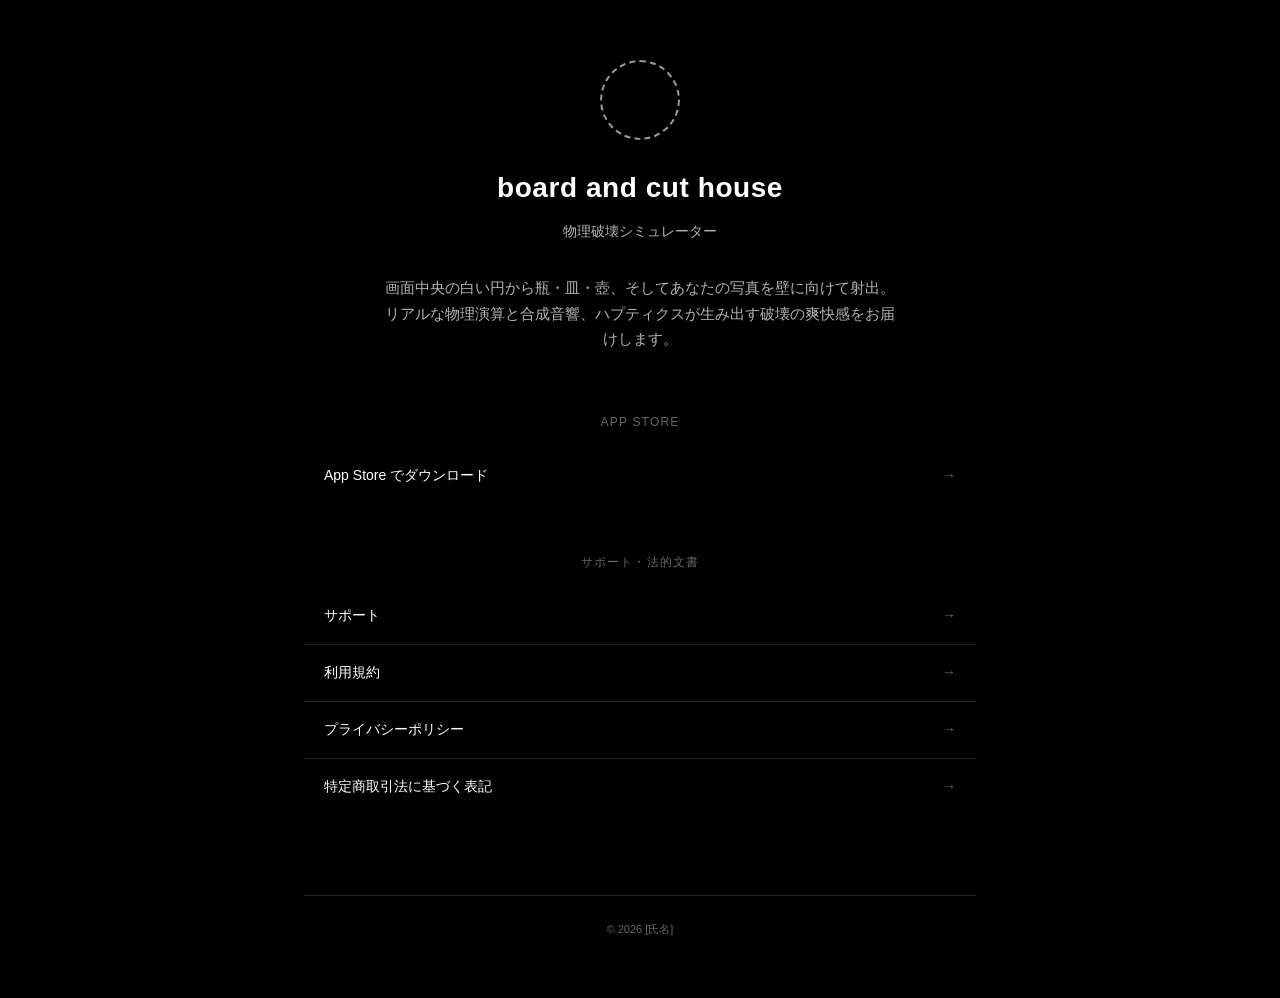
<file: index.html>
<!DOCTYPE html>
<html lang="ja">
<head>
<meta charset="UTF-8">
<meta name="viewport" content="width=device-width, initial-scale=1.0">
<title>board and cut house</title>
<style>
:root {
  color-scheme: dark;
  --bg: #000;
  --fg: #fff;
  --fg-dim: rgba(255, 255, 255, 0.7);
  --fg-faint: rgba(255, 255, 255, 0.4);
  --accent: rgba(255, 255, 255, 0.1);
  --border: rgba(255, 255, 255, 0.15);
}

* {
  box-sizing: border-box;
  margin: 0;
  padding: 0;
}

body {
  background: var(--bg);
  color: var(--fg);
  font-family: -apple-system, BlinkMacSystemFont, "Helvetica Neue", "Hiragino Sans", sans-serif;
  line-height: 1.7;
  -webkit-font-smoothing: antialiased;
}

.container {
  max-width: 720px;
  margin: 0 auto;
  padding: 60px 24px;
}

header {
  text-align: center;
  margin-bottom: 60px;
}

.logo {
  width: 80px;
  height: 80px;
  margin: 0 auto 24px;
  border: 2px dashed rgba(255, 255, 255, 0.6);
  border-radius: 50%;
  display: flex;
  align-items: center;
  justify-content: center;
}

h1 {
  font-size: 28px;
  font-weight: 700;
  margin-bottom: 8px;
  letter-spacing: 0.02em;
}

.tagline {
  font-size: 14px;
  color: var(--fg-dim);
  margin-bottom: 32px;
}

.description {
  font-size: 15px;
  color: var(--fg-dim);
  margin-bottom: 40px;
  max-width: 520px;
  margin-left: auto;
  margin-right: auto;
}

.section {
  margin-top: 48px;
}

.section-title {
  font-size: 12px;
  text-transform: uppercase;
  letter-spacing: 0.1em;
  color: var(--fg-faint);
  margin-bottom: 16px;
  text-align: center;
}

.links {
  display: flex;
  flex-direction: column;
  gap: 1px;
  background: var(--border);
  border-radius: 12px;
  overflow: hidden;
}

.link {
  display: block;
  padding: 16px 20px;
  background: var(--bg);
  color: var(--fg);
  text-decoration: none;
  font-size: 14px;
  transition: background 0.15s;
}

.link:hover {
  background: var(--accent);
}

.link-arrow {
  float: right;
  color: var(--fg-faint);
}

footer {
  margin-top: 80px;
  text-align: center;
  font-size: 11px;
  color: var(--fg-faint);
  padding-top: 24px;
  border-top: 1px solid var(--border);
}

@media (max-width: 480px) {
  .container {
    padding: 40px 20px;
  }
  h1 {
    font-size: 24px;
  }
}
</style>
</head>
<body>
<div class="container">
  <header>
    <div class="logo"></div>
    <h1>board and cut house</h1>
    <p class="tagline">物理破壊シミュレーター</p>
    <p class="description">
      画面中央の白い円から瓶・皿・壺、そしてあなたの写真を壁に向けて射出。リアルな物理演算と合成音響、ハプティクスが生み出す破壊の爽快感をお届けします。
    </p>
  </header>

  <div class="section">
    <p class="section-title">App Store</p>
    <div class="links">
      <a href="#" class="link">
        App Store でダウンロード
        <span class="link-arrow">→</span>
      </a>
    </div>
  </div>

  <div class="section">
    <p class="section-title">サポート・法的文書</p>
    <div class="links">
      <a href="support.html" class="link">
        サポート
        <span class="link-arrow">→</span>
      </a>
      <a href="terms.html" class="link">
        利用規約
        <span class="link-arrow">→</span>
      </a>
      <a href="privacy.html" class="link">
        プライバシーポリシー
        <span class="link-arrow">→</span>
      </a>
      <a href="commercial-law.html" class="link">
        特定商取引法に基づく表記
        <span class="link-arrow">→</span>
      </a>
    </div>
  </div>

  <footer>
    © 2026 [氏名]
  </footer>
</div>
</body>
</html>
</file>
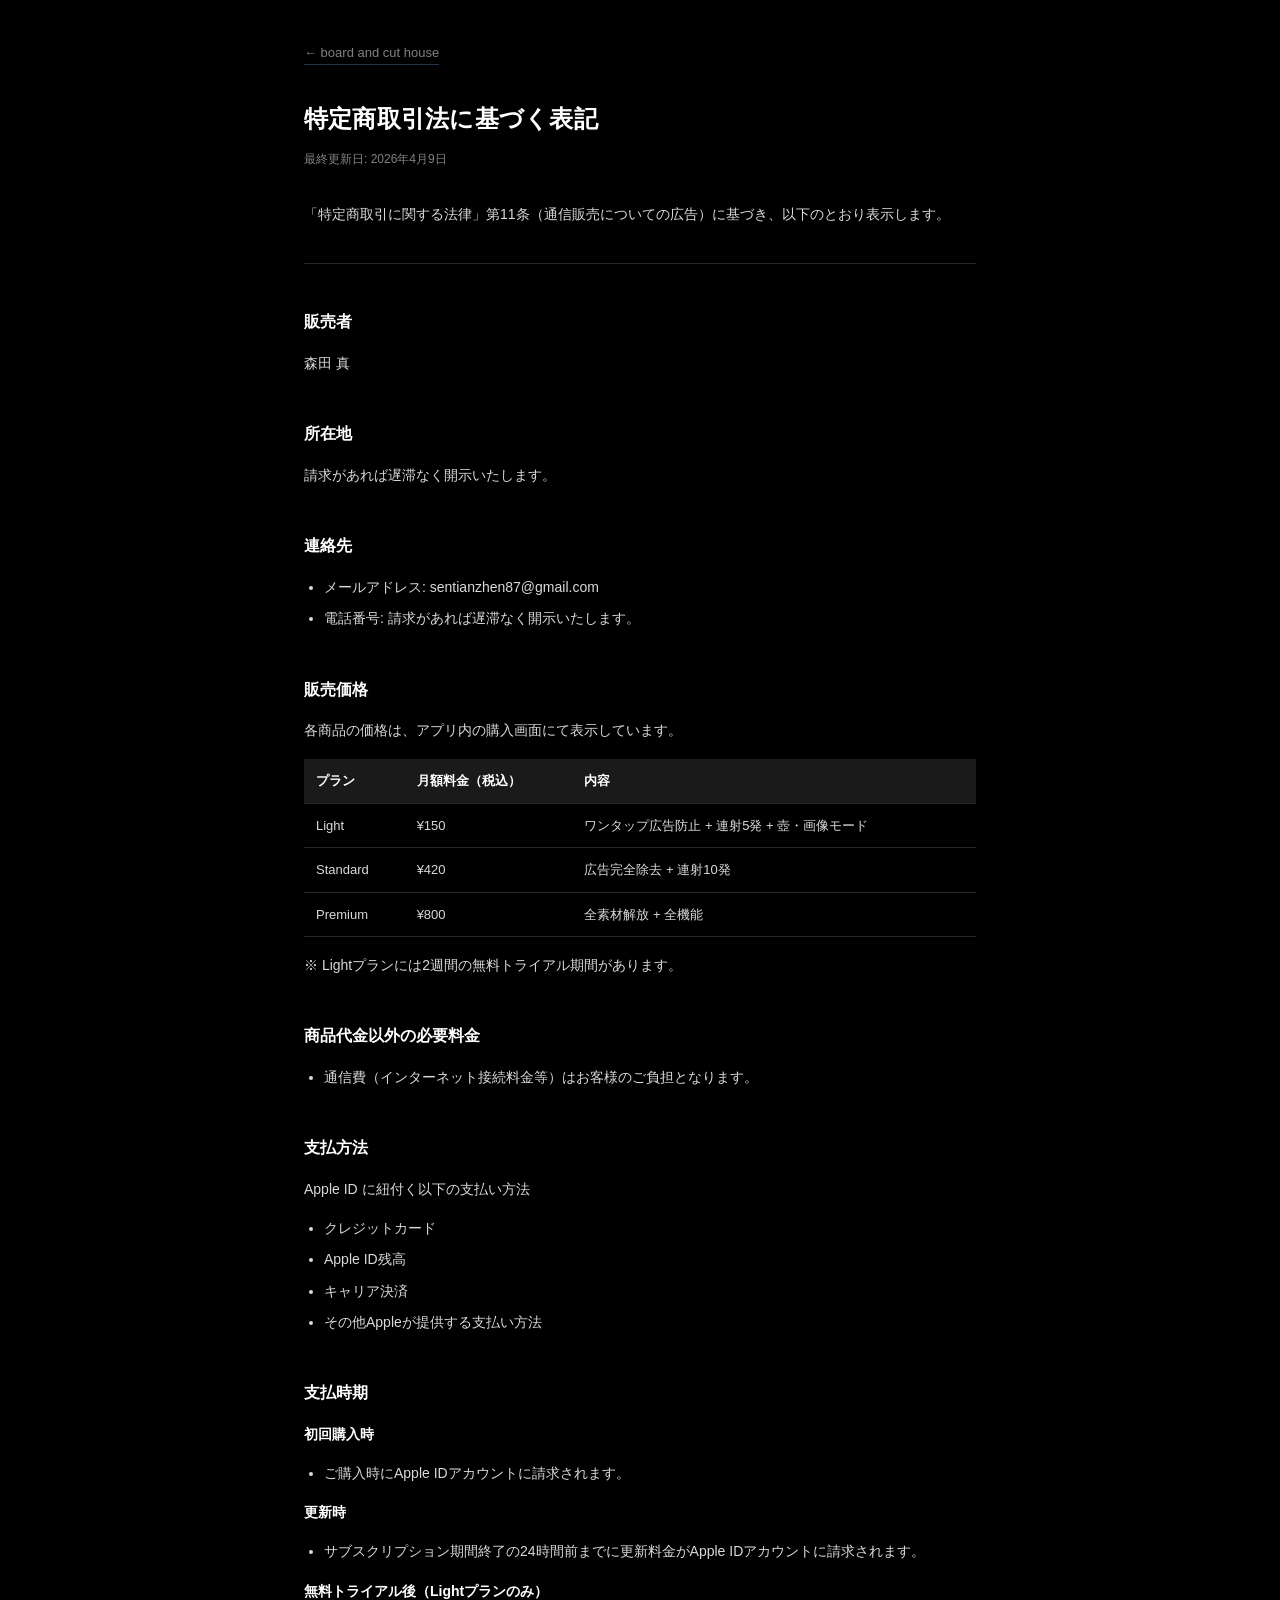
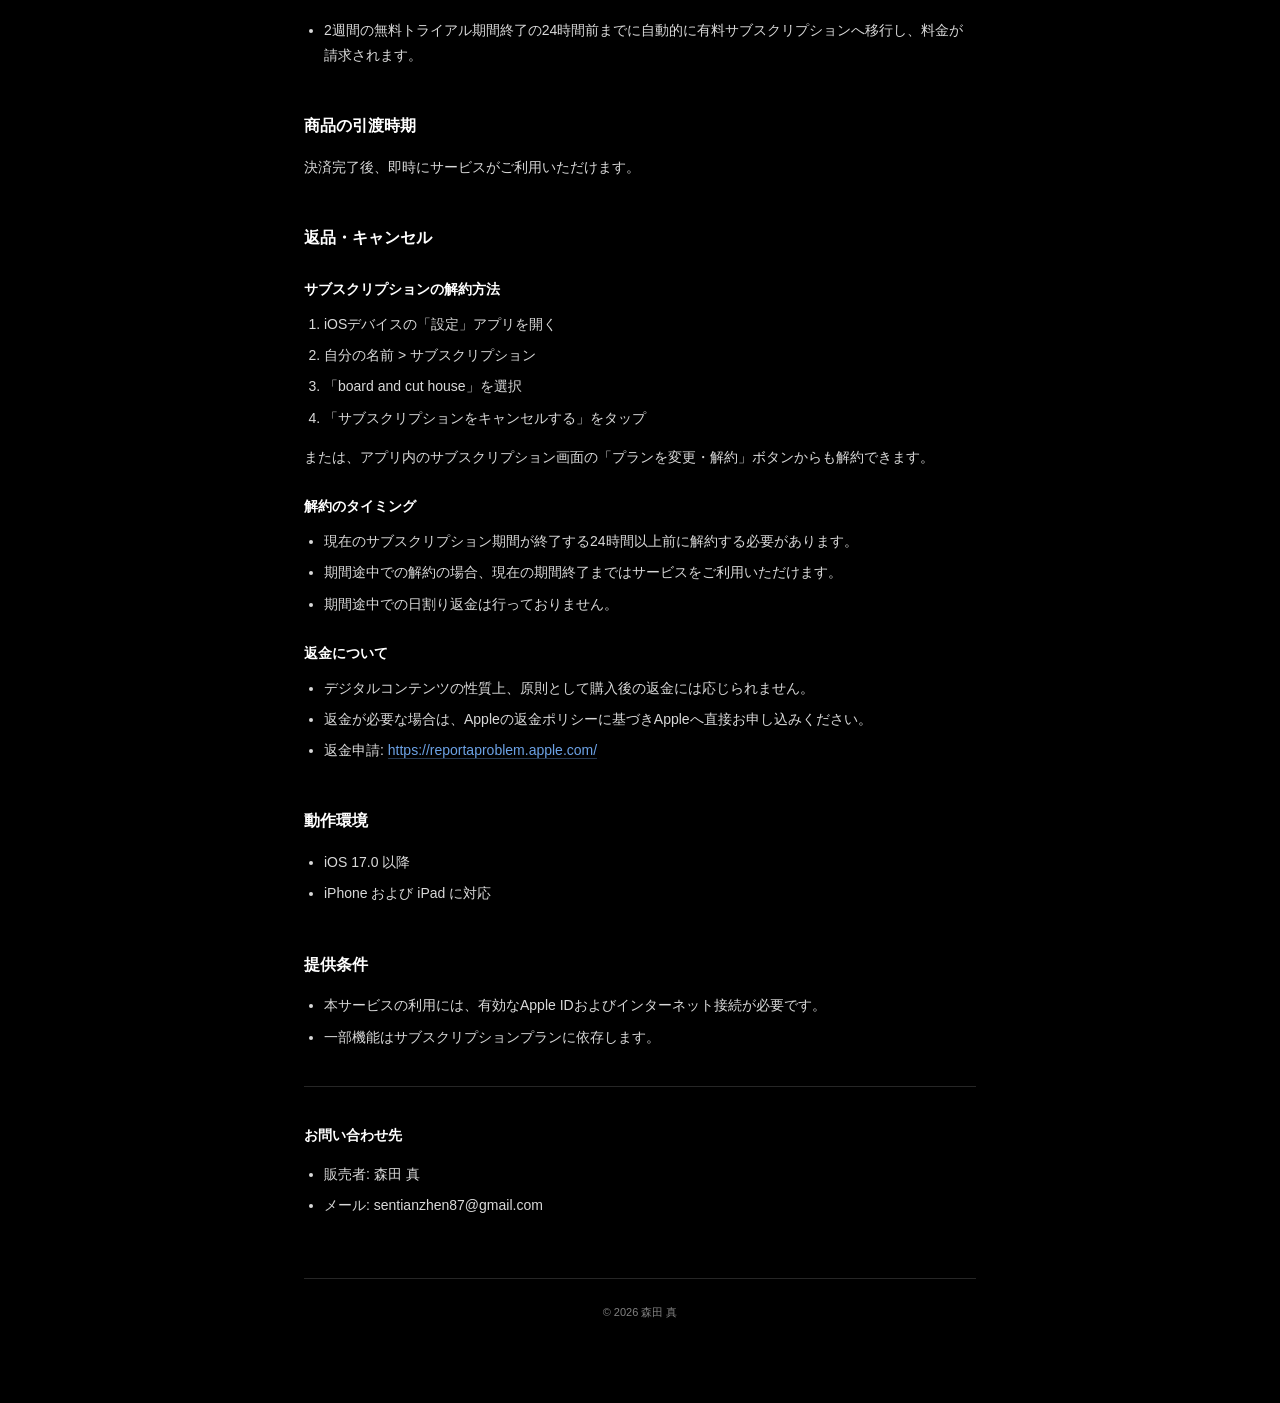
<file: commercial-law.html>
<!DOCTYPE html>
<html lang="ja">
<head>
<meta charset="UTF-8">
<meta name="viewport" content="width=device-width, initial-scale=1.0">
<title>特定商取引法に基づく表記 - board and cut house</title>
<link rel="stylesheet" href="style.css">
</head>
<body>
<div class="container">
  <a href="index.html" class="back-link">← board and cut house</a>

  <h1>特定商取引法に基づく表記</h1>
  <p class="last-updated">最終更新日: 2026年4月9日</p>

  <p>「特定商取引に関する法律」第11条（通信販売についての広告）に基づき、以下のとおり表示します。</p>

  <hr class="divider">

  <h2>販売者</h2>
  <p>森田 真</p>

  <h2>所在地</h2>
  <p>請求があれば遅滞なく開示いたします。</p>

  <h2>連絡先</h2>
  <ul>
    <li>メールアドレス: sentianzhen87@gmail.com</li>
    <li>電話番号: 請求があれば遅滞なく開示いたします。</li>
  </ul>

  <h2>販売価格</h2>
  <p>各商品の価格は、アプリ内の購入画面にて表示しています。</p>

  <table>
    <thead>
      <tr>
        <th>プラン</th>
        <th>月額料金（税込）</th>
        <th>内容</th>
      </tr>
    </thead>
    <tbody>
      <tr>
        <td>Light</td>
        <td>¥150</td>
        <td>ワンタップ広告防止 + 連射5発 + 壺・画像モード</td>
      </tr>
      <tr>
        <td>Standard</td>
        <td>¥420</td>
        <td>広告完全除去 + 連射10発</td>
      </tr>
      <tr>
        <td>Premium</td>
        <td>¥800</td>
        <td>全素材解放 + 全機能</td>
      </tr>
    </tbody>
  </table>

  <p>※ Lightプランには2週間の無料トライアル期間があります。</p>

  <h2>商品代金以外の必要料金</h2>
  <ul>
    <li>通信費（インターネット接続料金等）はお客様のご負担となります。</li>
  </ul>

  <h2>支払方法</h2>
  <p>Apple ID に紐付く以下の支払い方法</p>
  <ul>
    <li>クレジットカード</li>
    <li>Apple ID残高</li>
    <li>キャリア決済</li>
    <li>その他Appleが提供する支払い方法</li>
  </ul>

  <h2>支払時期</h2>
  <p><strong>初回購入時</strong></p>
  <ul>
    <li>ご購入時にApple IDアカウントに請求されます。</li>
  </ul>

  <p><strong>更新時</strong></p>
  <ul>
    <li>サブスクリプション期間終了の24時間前までに更新料金がApple IDアカウントに請求されます。</li>
  </ul>

  <p><strong>無料トライアル後（Lightプランのみ）</strong></p>
  <ul>
    <li>2週間の無料トライアル期間終了の24時間前までに自動的に有料サブスクリプションへ移行し、料金が請求されます。</li>
  </ul>

  <h2>商品の引渡時期</h2>
  <p>決済完了後、即時にサービスがご利用いただけます。</p>

  <h2>返品・キャンセル</h2>

  <h3>サブスクリプションの解約方法</h3>
  <ol>
    <li>iOSデバイスの「設定」アプリを開く</li>
    <li>自分の名前 > サブスクリプション</li>
    <li>「board and cut house」を選択</li>
    <li>「サブスクリプションをキャンセルする」をタップ</li>
  </ol>
  <p>または、アプリ内のサブスクリプション画面の「プランを変更・解約」ボタンからも解約できます。</p>

  <h3>解約のタイミング</h3>
  <ul>
    <li>現在のサブスクリプション期間が終了する24時間以上前に解約する必要があります。</li>
    <li>期間途中での解約の場合、現在の期間終了まではサービスをご利用いただけます。</li>
    <li>期間途中での日割り返金は行っておりません。</li>
  </ul>

  <h3>返金について</h3>
  <ul>
    <li>デジタルコンテンツの性質上、原則として購入後の返金には応じられません。</li>
    <li>返金が必要な場合は、Appleの返金ポリシーに基づきAppleへ直接お申し込みください。</li>
    <li>返金申請: <a href="https://reportaproblem.apple.com/" target="_blank">https://reportaproblem.apple.com/</a></li>
  </ul>

  <h2>動作環境</h2>
  <ul>
    <li>iOS 17.0 以降</li>
    <li>iPhone および iPad に対応</li>
  </ul>

  <h2>提供条件</h2>
  <ul>
    <li>本サービスの利用には、有効なApple IDおよびインターネット接続が必要です。</li>
    <li>一部機能はサブスクリプションプランに依存します。</li>
  </ul>

  <hr class="divider">

  <p><strong>お問い合わせ先</strong></p>
  <ul>
    <li>販売者: 森田 真</li>
    <li>メール: sentianzhen87@gmail.com</li>
  </ul>

  <footer>
    © 2026 森田 真
  </footer>
</div>
</body>
</html>
</file>
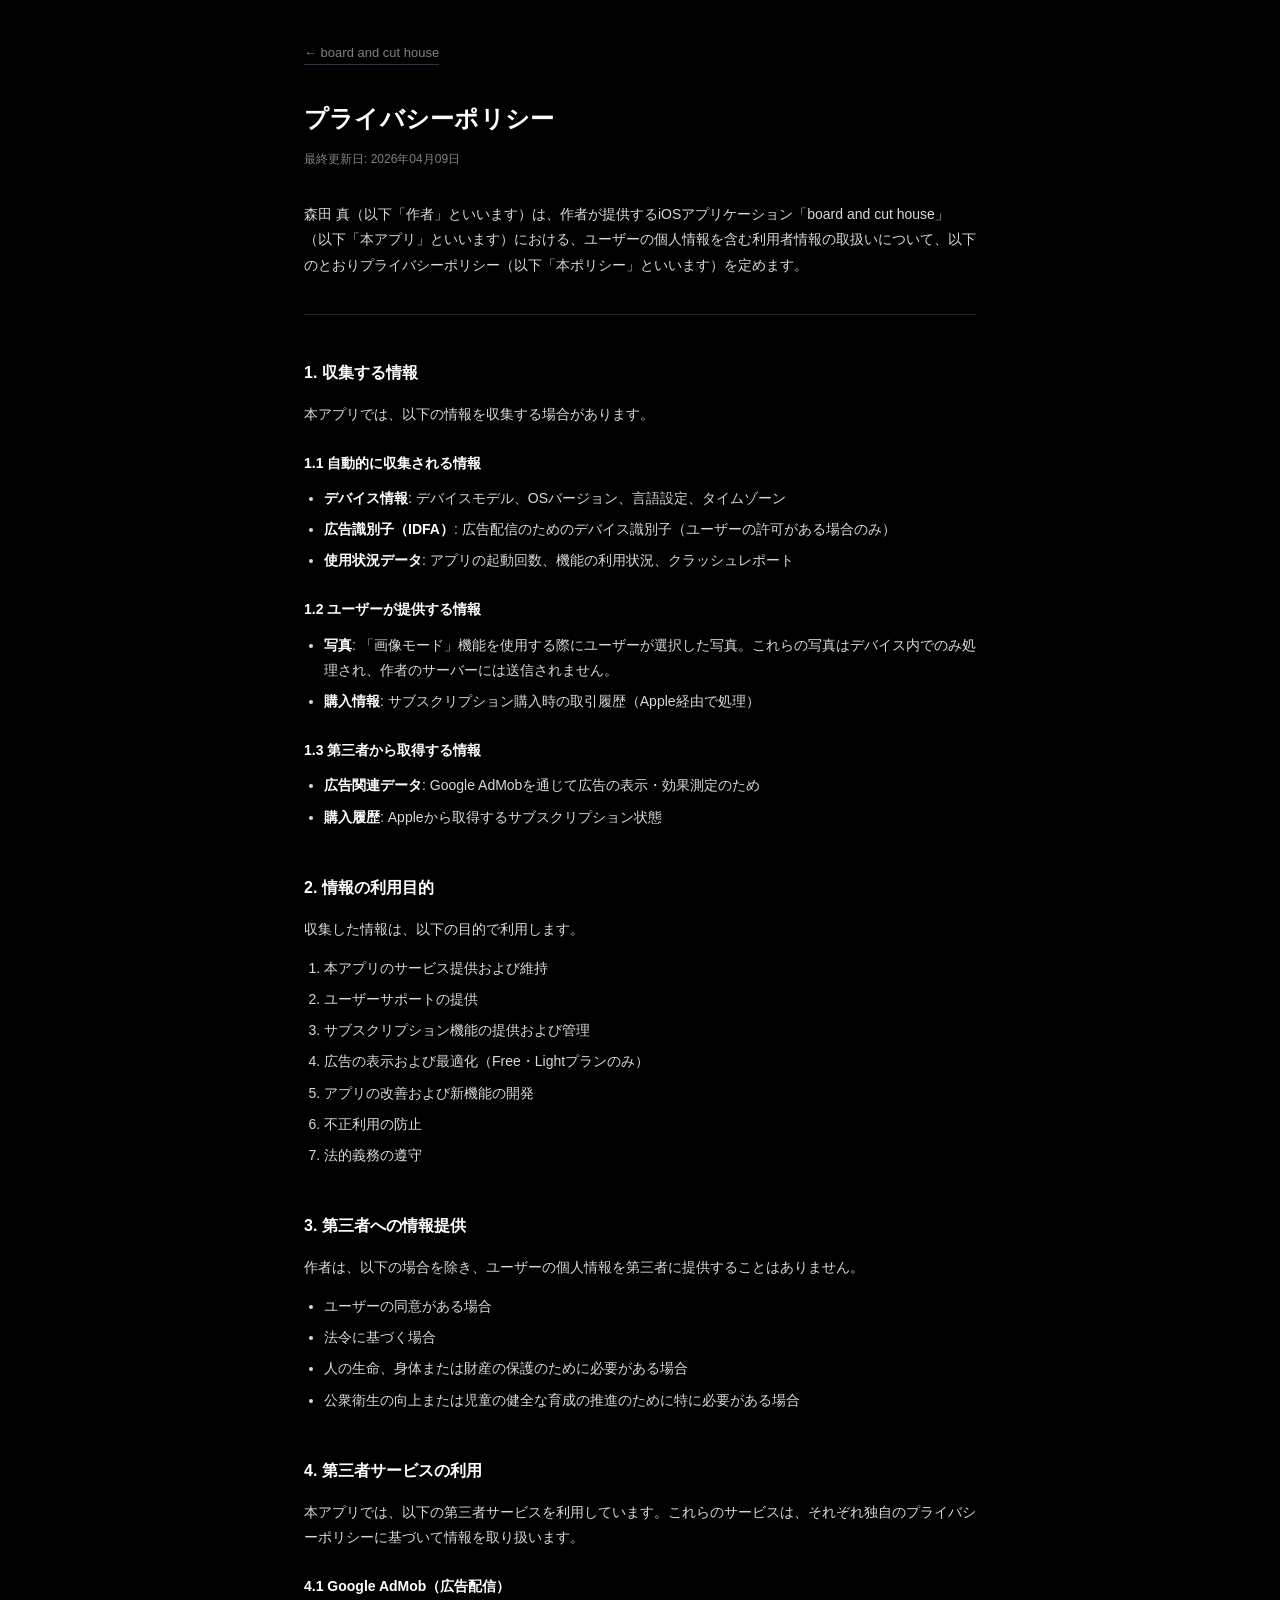
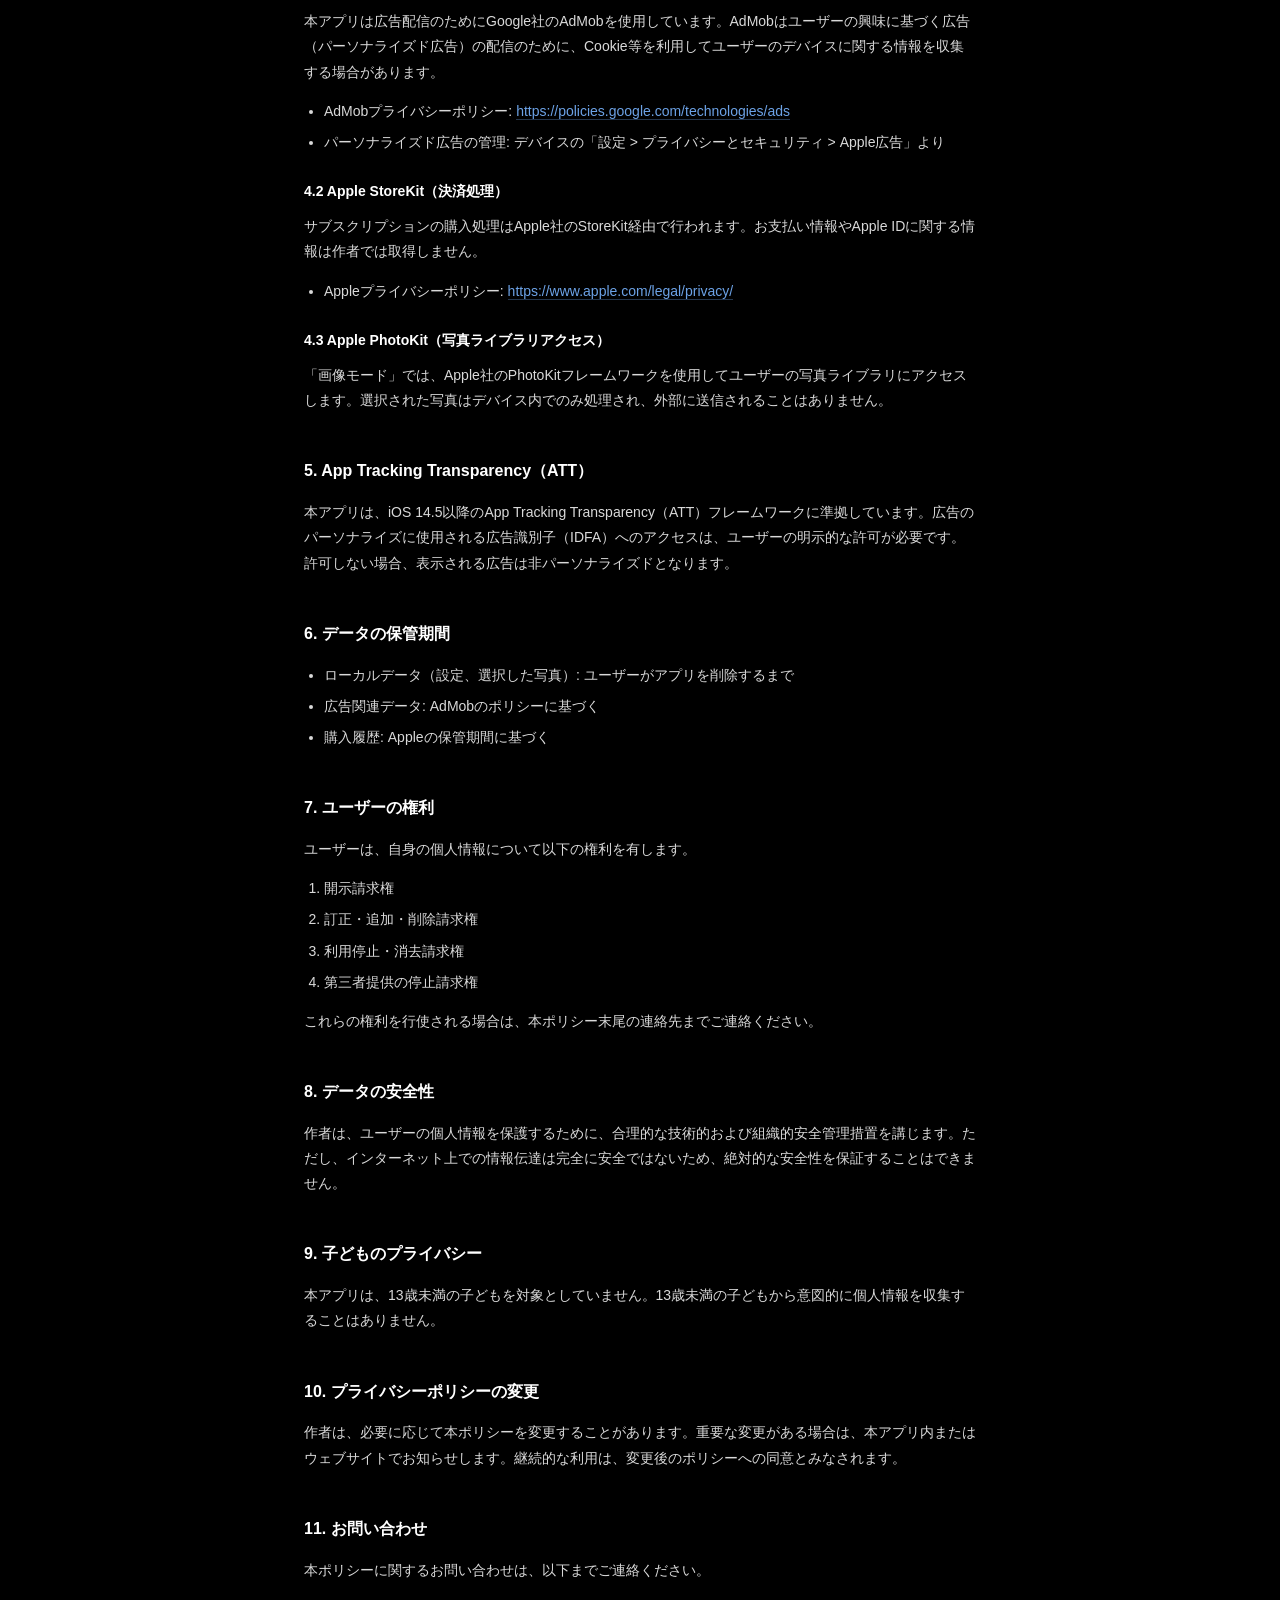
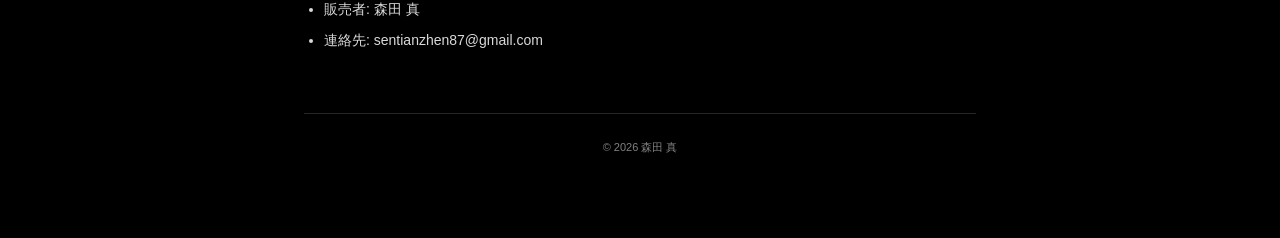
<file: privacy.html>
<!DOCTYPE html>
<html lang="ja">
<head>
<meta charset="UTF-8">
<meta name="viewport" content="width=device-width, initial-scale=1.0">
<title>プライバシーポリシー - board and cut house</title>
<link rel="stylesheet" href="style.css">
</head>
<body>
<div class="container">
  <a href="index.html" class="back-link">← board and cut house</a>

  <h1>プライバシーポリシー</h1>
  <p class="last-updated">最終更新日: 2026年04月09日</p>

  <p>森田 真（以下「作者」といいます）は、作者が提供するiOSアプリケーション「board and cut house」（以下「本アプリ」といいます）における、ユーザーの個人情報を含む利用者情報の取扱いについて、以下のとおりプライバシーポリシー（以下「本ポリシー」といいます）を定めます。</p>

  <hr class="divider">

  <h2>1. 収集する情報</h2>
  <p>本アプリでは、以下の情報を収集する場合があります。</p>

  <h3>1.1 自動的に収集される情報</h3>
  <ul>
    <li><strong>デバイス情報</strong>: デバイスモデル、OSバージョン、言語設定、タイムゾーン</li>
    <li><strong>広告識別子（IDFA）</strong>: 広告配信のためのデバイス識別子（ユーザーの許可がある場合のみ）</li>
    <li><strong>使用状況データ</strong>: アプリの起動回数、機能の利用状況、クラッシュレポート</li>
  </ul>

  <h3>1.2 ユーザーが提供する情報</h3>
  <ul>
    <li><strong>写真</strong>: 「画像モード」機能を使用する際にユーザーが選択した写真。これらの写真はデバイス内でのみ処理され、作者のサーバーには送信されません。</li>
    <li><strong>購入情報</strong>: サブスクリプション購入時の取引履歴（Apple経由で処理）</li>
  </ul>

  <h3>1.3 第三者から取得する情報</h3>
  <ul>
    <li><strong>広告関連データ</strong>: Google AdMobを通じて広告の表示・効果測定のため</li>
    <li><strong>購入履歴</strong>: Appleから取得するサブスクリプション状態</li>
  </ul>

  <h2>2. 情報の利用目的</h2>
  <p>収集した情報は、以下の目的で利用します。</p>
  <ol>
    <li>本アプリのサービス提供および維持</li>
    <li>ユーザーサポートの提供</li>
    <li>サブスクリプション機能の提供および管理</li>
    <li>広告の表示および最適化（Free・Lightプランのみ）</li>
    <li>アプリの改善および新機能の開発</li>
    <li>不正利用の防止</li>
    <li>法的義務の遵守</li>
  </ol>

  <h2>3. 第三者への情報提供</h2>
  <p>作者は、以下の場合を除き、ユーザーの個人情報を第三者に提供することはありません。</p>
  <ul>
    <li>ユーザーの同意がある場合</li>
    <li>法令に基づく場合</li>
    <li>人の生命、身体または財産の保護のために必要がある場合</li>
    <li>公衆衛生の向上または児童の健全な育成の推進のために特に必要がある場合</li>
  </ul>

  <h2>4. 第三者サービスの利用</h2>
  <p>本アプリでは、以下の第三者サービスを利用しています。これらのサービスは、それぞれ独自のプライバシーポリシーに基づいて情報を取り扱います。</p>

  <h3>4.1 Google AdMob（広告配信）</h3>
  <p>本アプリは広告配信のためにGoogle社のAdMobを使用しています。AdMobはユーザーの興味に基づく広告（パーソナライズド広告）の配信のために、Cookie等を利用してユーザーのデバイスに関する情報を収集する場合があります。</p>
  <ul>
    <li>AdMobプライバシーポリシー: <a href="https://policies.google.com/technologies/ads" target="_blank">https://policies.google.com/technologies/ads</a></li>
    <li>パーソナライズド広告の管理: デバイスの「設定 > プライバシーとセキュリティ > Apple広告」より</li>
  </ul>

  <h3>4.2 Apple StoreKit（決済処理）</h3>
  <p>サブスクリプションの購入処理はApple社のStoreKit経由で行われます。お支払い情報やApple IDに関する情報は作者では取得しません。</p>
  <ul>
    <li>Appleプライバシーポリシー: <a href="https://www.apple.com/legal/privacy/" target="_blank">https://www.apple.com/legal/privacy/</a></li>
  </ul>

  <h3>4.3 Apple PhotoKit（写真ライブラリアクセス）</h3>
  <p>「画像モード」では、Apple社のPhotoKitフレームワークを使用してユーザーの写真ライブラリにアクセスします。選択された写真はデバイス内でのみ処理され、外部に送信されることはありません。</p>

  <h2>5. App Tracking Transparency（ATT）</h2>
  <p>本アプリは、iOS 14.5以降のApp Tracking Transparency（ATT）フレームワークに準拠しています。広告のパーソナライズに使用される広告識別子（IDFA）へのアクセスは、ユーザーの明示的な許可が必要です。許可しない場合、表示される広告は非パーソナライズドとなります。</p>

  <h2>6. データの保管期間</h2>
  <ul>
    <li>ローカルデータ（設定、選択した写真）: ユーザーがアプリを削除するまで</li>
    <li>広告関連データ: AdMobのポリシーに基づく</li>
    <li>購入履歴: Appleの保管期間に基づく</li>
  </ul>

  <h2>7. ユーザーの権利</h2>
  <p>ユーザーは、自身の個人情報について以下の権利を有します。</p>
  <ol>
    <li>開示請求権</li>
    <li>訂正・追加・削除請求権</li>
    <li>利用停止・消去請求権</li>
    <li>第三者提供の停止請求権</li>
  </ol>
  <p>これらの権利を行使される場合は、本ポリシー末尾の連絡先までご連絡ください。</p>

  <h2>8. データの安全性</h2>
  <p>作者は、ユーザーの個人情報を保護するために、合理的な技術的および組織的安全管理措置を講じます。ただし、インターネット上での情報伝達は完全に安全ではないため、絶対的な安全性を保証することはできません。</p>

  <h2>9. 子どものプライバシー</h2>
  <p>本アプリは、13歳未満の子どもを対象としていません。13歳未満の子どもから意図的に個人情報を収集することはありません。</p>

  <h2>10. プライバシーポリシーの変更</h2>
  <p>作者は、必要に応じて本ポリシーを変更することがあります。重要な変更がある場合は、本アプリ内またはウェブサイトでお知らせします。継続的な利用は、変更後のポリシーへの同意とみなされます。</p>

  <h2>11. お問い合わせ</h2>
  <p>本ポリシーに関するお問い合わせは、以下までご連絡ください。</p>
  <ul>
    <li>販売者: 森田 真</li>
    <li>連絡先: sentianzhen87@gmail.com</li>
  </ul>

  <footer>
    © 2026 森田 真
  </footer>
</div>
</body>
</html>
</file>
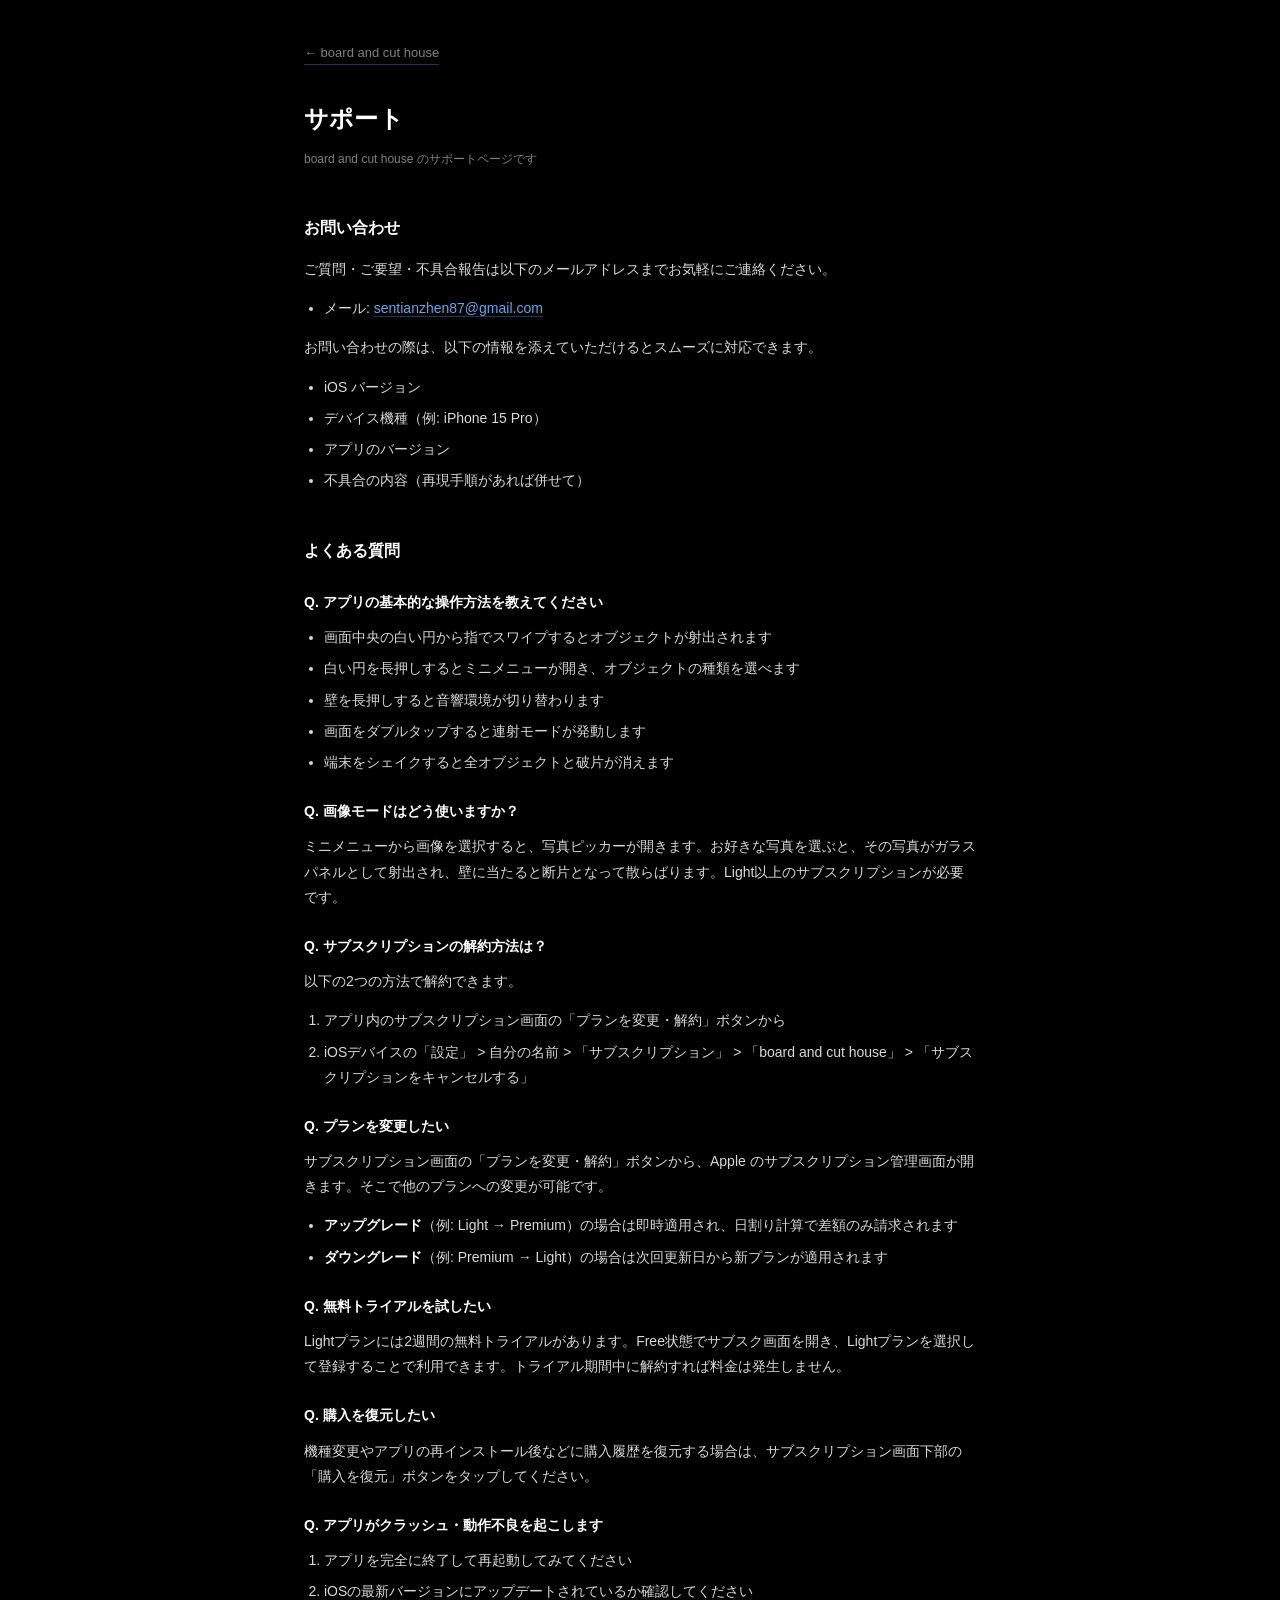
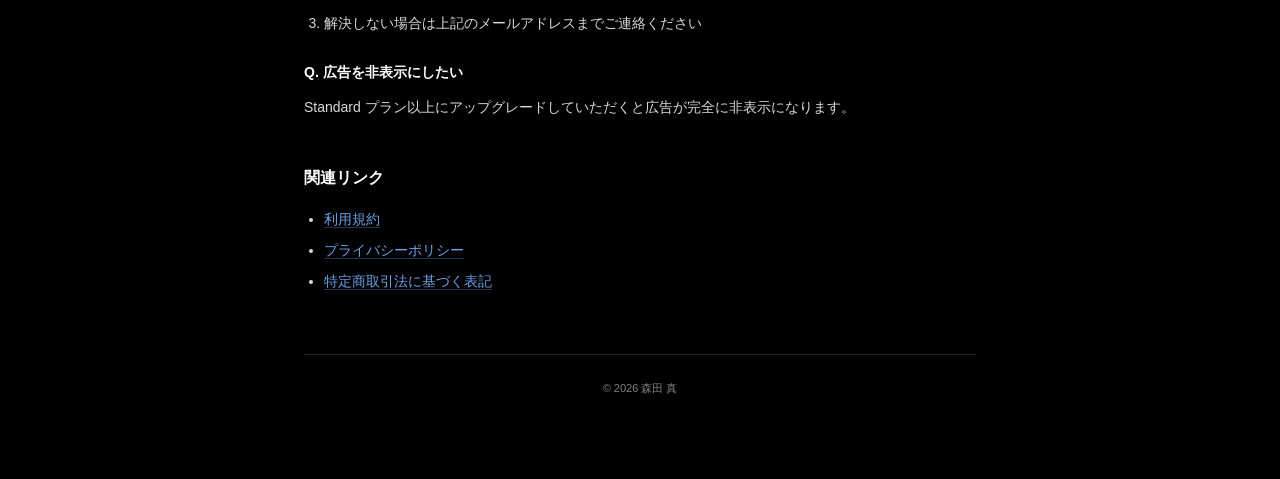
<file: support.html>
<!DOCTYPE html>
<html lang="ja">
<head>
<meta charset="UTF-8">
<meta name="viewport" content="width=device-width, initial-scale=1.0">
<title>サポート - board and cut house</title>
<link rel="stylesheet" href="style.css">
</head>
<body>
<div class="container">
  <a href="index.html" class="back-link">← board and cut house</a>

  <h1>サポート</h1>
  <p class="last-updated">board and cut house のサポートページです</p>

  <h2>お問い合わせ</h2>
  <p>ご質問・ご要望・不具合報告は以下のメールアドレスまでお気軽にご連絡ください。</p>
  <ul>
    <li>メール: <a href="mailto:[メールアドレス]">sentianzhen87@gmail.com</a></li>
  </ul>
  <p>お問い合わせの際は、以下の情報を添えていただけるとスムーズに対応できます。</p>
  <ul>
    <li>iOS バージョン</li>
    <li>デバイス機種（例: iPhone 15 Pro）</li>
    <li>アプリのバージョン</li>
    <li>不具合の内容（再現手順があれば併せて）</li>
  </ul>

  <h2>よくある質問</h2>

  <h3>Q. アプリの基本的な操作方法を教えてください</h3>
  <ul>
    <li>画面中央の白い円から指でスワイプするとオブジェクトが射出されます</li>
    <li>白い円を長押しするとミニメニューが開き、オブジェクトの種類を選べます</li>
    <li>壁を長押しすると音響環境が切り替わります</li>
    <li>画面をダブルタップすると連射モードが発動します</li>
    <li>端末をシェイクすると全オブジェクトと破片が消えます</li>
  </ul>

  <h3>Q. 画像モードはどう使いますか？</h3>
  <p>ミニメニューから画像を選択すると、写真ピッカーが開きます。お好きな写真を選ぶと、その写真がガラスパネルとして射出され、壁に当たると断片となって散らばります。Light以上のサブスクリプションが必要です。</p>

  <h3>Q. サブスクリプションの解約方法は？</h3>
  <p>以下の2つの方法で解約できます。</p>
  <ol>
    <li>アプリ内のサブスクリプション画面の「プランを変更・解約」ボタンから</li>
    <li>iOSデバイスの「設定」 > 自分の名前 > 「サブスクリプション」 > 「board and cut house」 > 「サブスクリプションをキャンセルする」</li>
  </ol>

  <h3>Q. プランを変更したい</h3>
  <p>サブスクリプション画面の「プランを変更・解約」ボタンから、Apple のサブスクリプション管理画面が開きます。そこで他のプランへの変更が可能です。</p>
  <ul>
    <li><strong>アップグレード</strong>（例: Light → Premium）の場合は即時適用され、日割り計算で差額のみ請求されます</li>
    <li><strong>ダウングレード</strong>（例: Premium → Light）の場合は次回更新日から新プランが適用されます</li>
  </ul>

  <h3>Q. 無料トライアルを試したい</h3>
  <p>Lightプランには2週間の無料トライアルがあります。Free状態でサブスク画面を開き、Lightプランを選択して登録することで利用できます。トライアル期間中に解約すれば料金は発生しません。</p>

  <h3>Q. 購入を復元したい</h3>
  <p>機種変更やアプリの再インストール後などに購入履歴を復元する場合は、サブスクリプション画面下部の「購入を復元」ボタンをタップしてください。</p>

  <h3>Q. アプリがクラッシュ・動作不良を起こします</h3>
  <ol>
    <li>アプリを完全に終了して再起動してみてください</li>
    <li>iOSの最新バージョンにアップデートされているか確認してください</li>
    <li>解決しない場合は上記のメールアドレスまでご連絡ください</li>
  </ol>

  <h3>Q. 広告を非表示にしたい</h3>
  <p>Standard プラン以上にアップグレードしていただくと広告が完全に非表示になります。</p>

  <h2>関連リンク</h2>
  <ul>
    <li><a href="terms.html">利用規約</a></li>
    <li><a href="privacy.html">プライバシーポリシー</a></li>
    <li><a href="commercial-law.html">特定商取引法に基づく表記</a></li>
  </ul>

  <footer>
    © 2026 森田 真
  </footer>
</div>
</body>
</html>
</file>
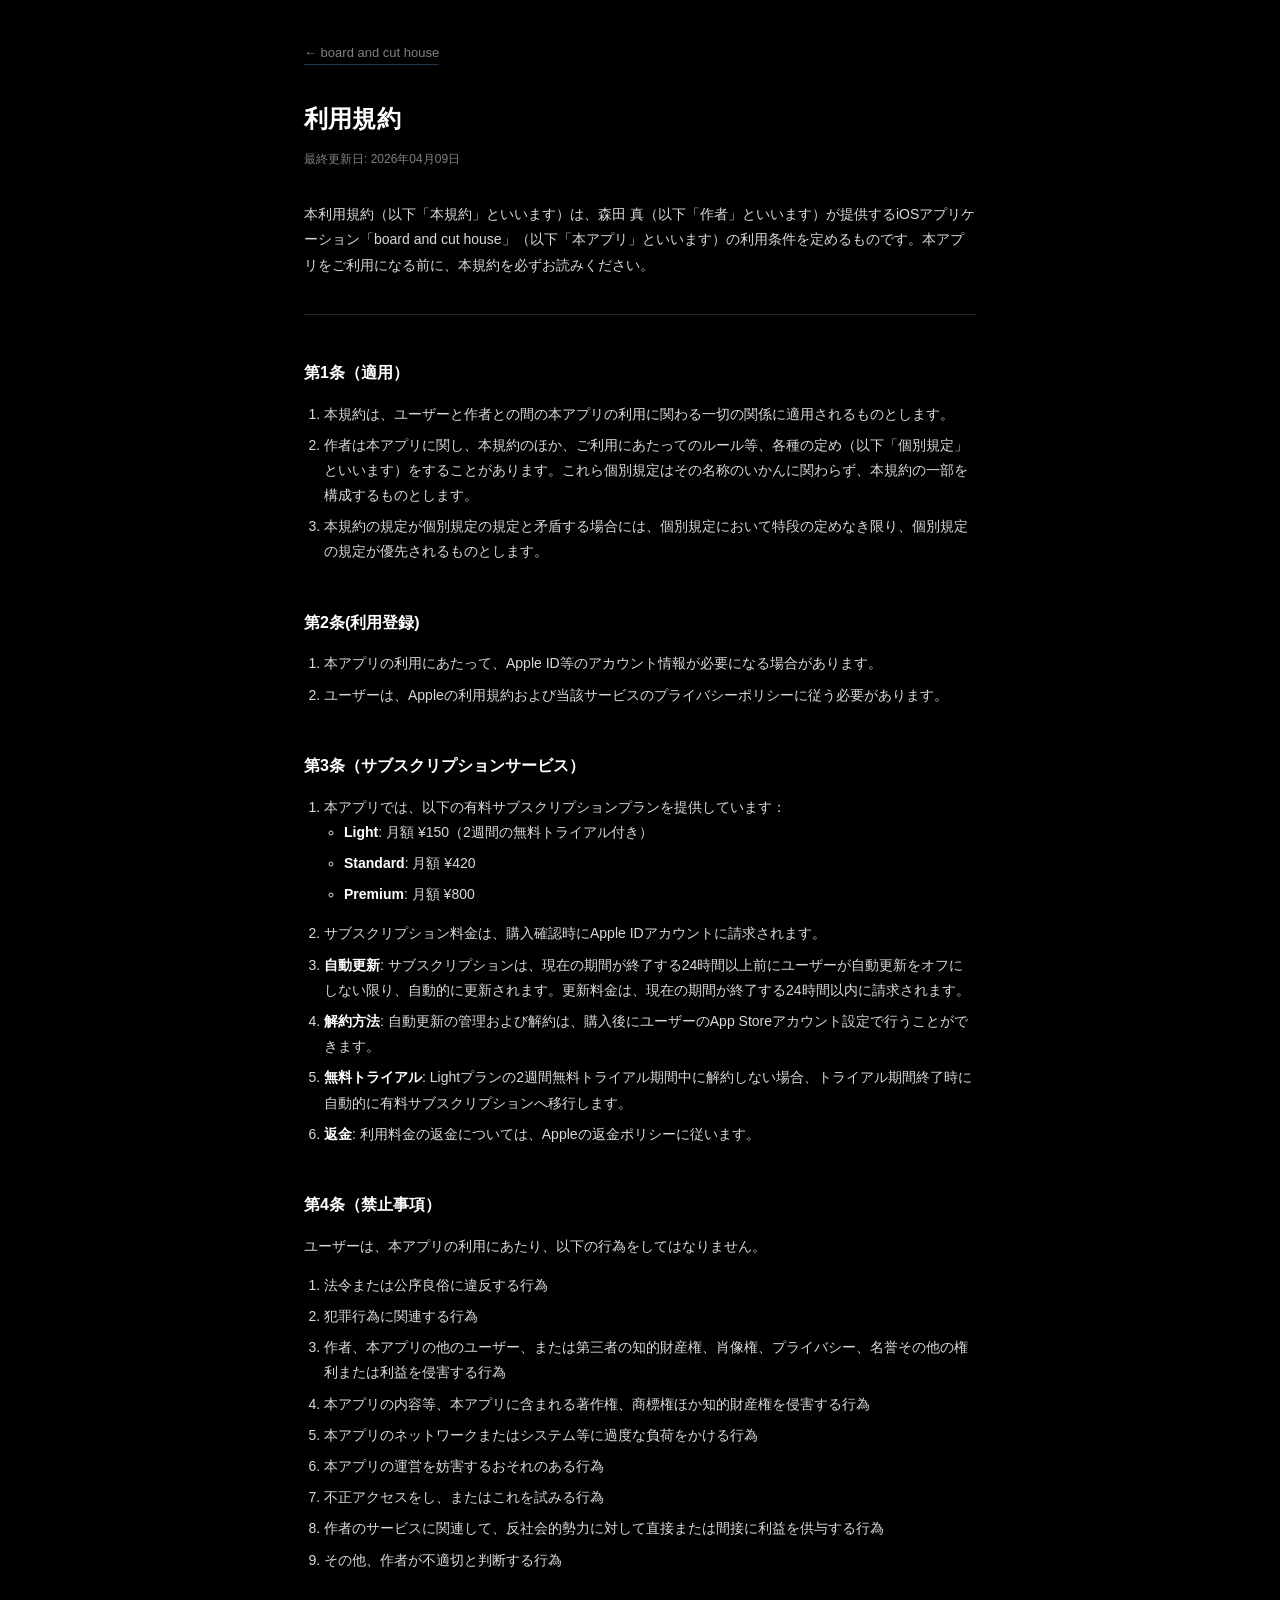
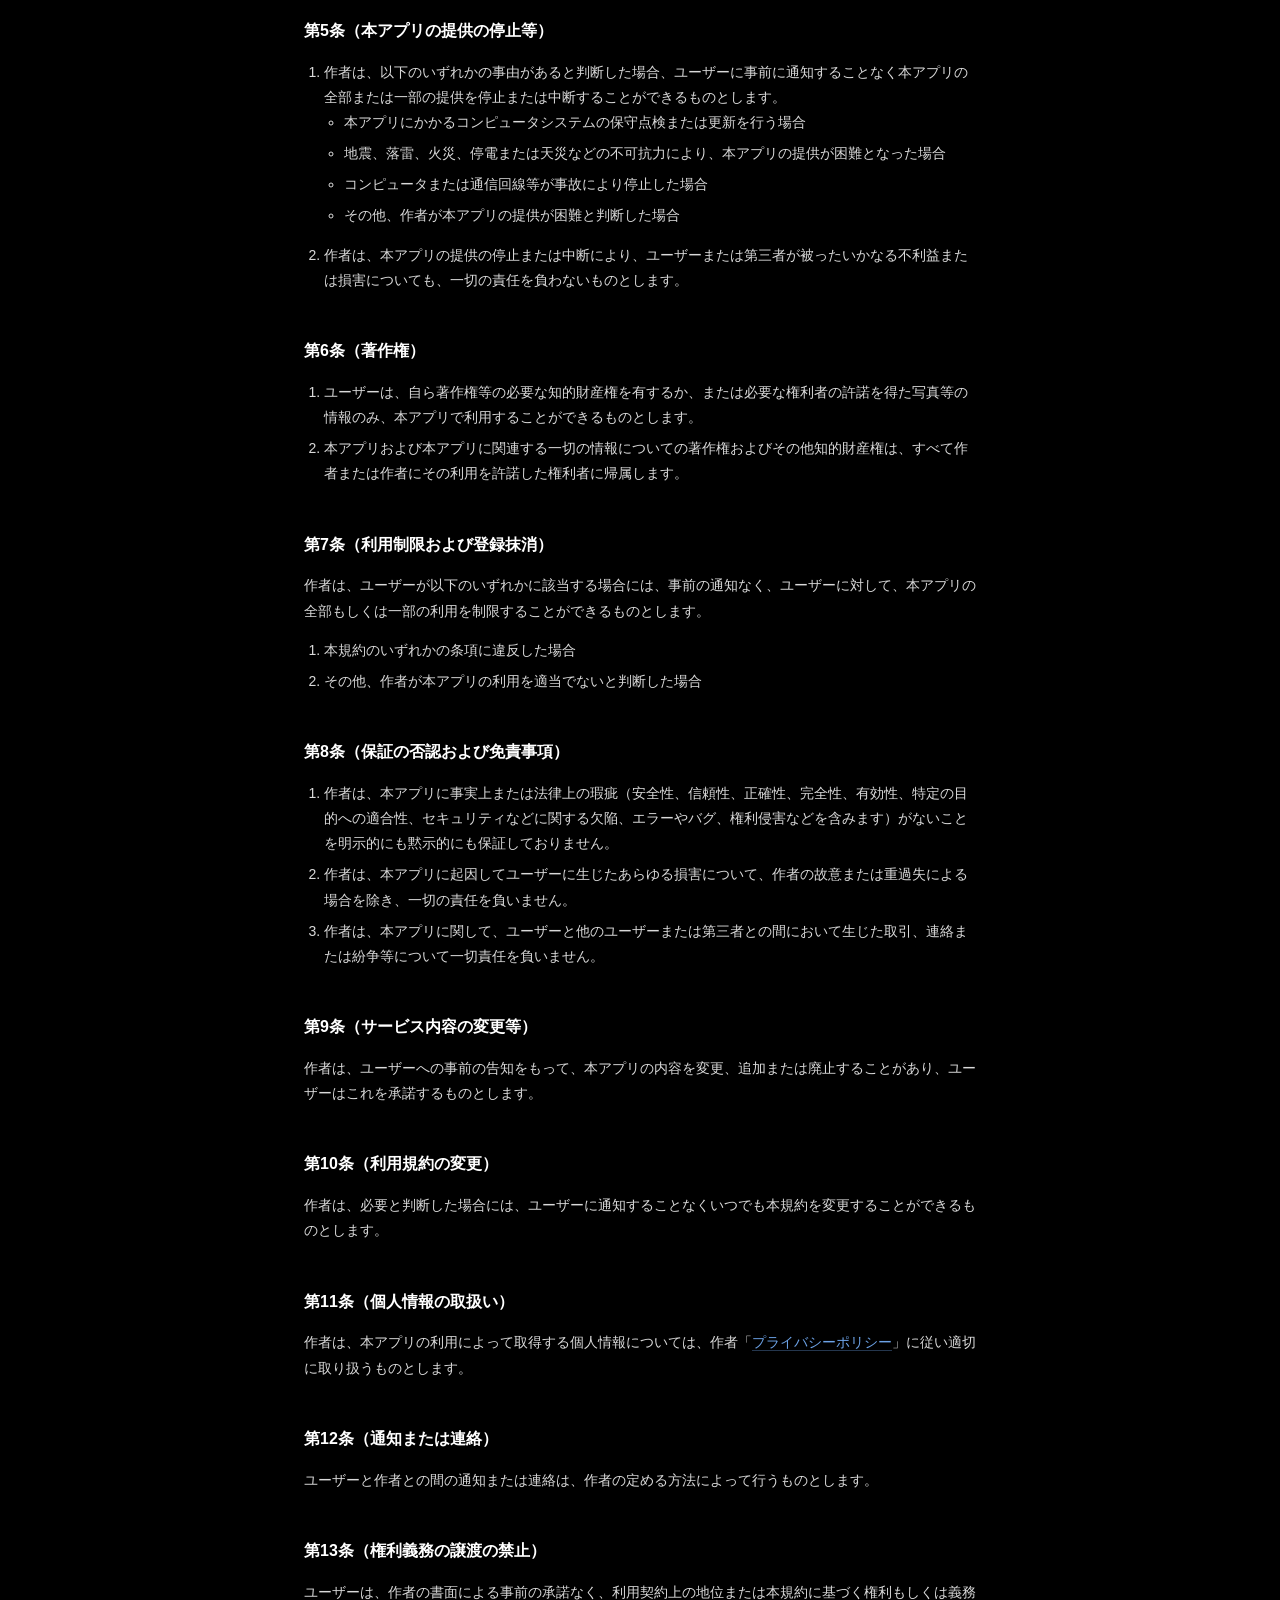
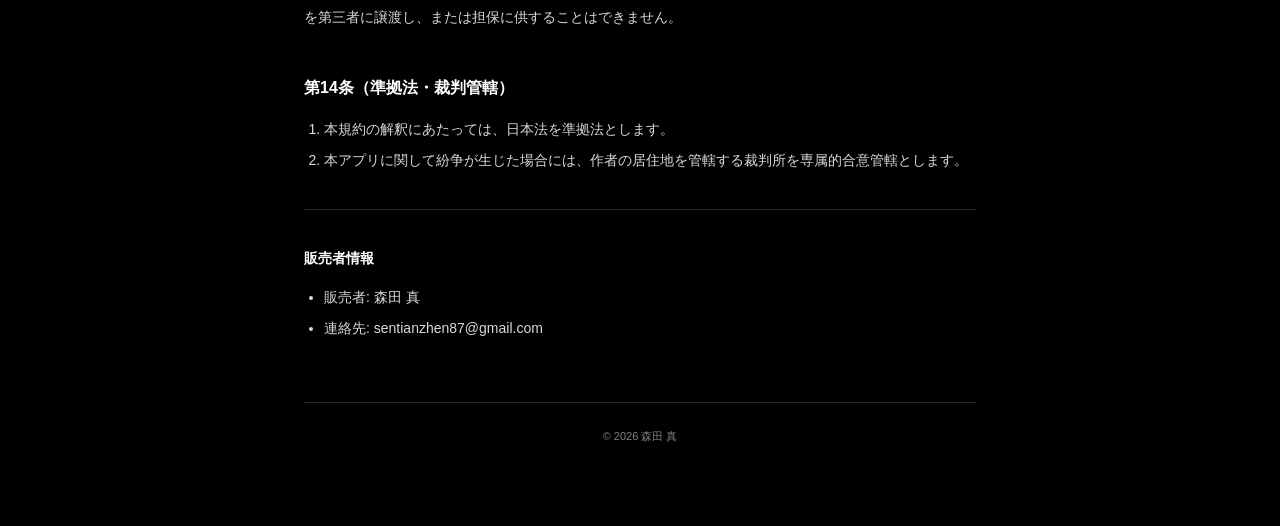
<file: terms.html>
<!DOCTYPE html>
<html lang="ja">
<head>
<meta charset="UTF-8">
<meta name="viewport" content="width=device-width, initial-scale=1.0">
<title>利用規約 - board and cut house</title>
<link rel="stylesheet" href="style.css">
</head>
<body>
<div class="container">
  <a href="index.html" class="back-link">← board and cut house</a>

  <h1>利用規約</h1>
  <p class="last-updated">最終更新日: 2026年04月09日</p>

  <p>本利用規約（以下「本規約」といいます）は、森田 真（以下「作者」といいます）が提供するiOSアプリケーション「board and cut house」（以下「本アプリ」といいます）の利用条件を定めるものです。本アプリをご利用になる前に、本規約を必ずお読みください。</p>

  <hr class="divider">

  <h2>第1条（適用）</h2>
  <ol>
    <li>本規約は、ユーザーと作者との間の本アプリの利用に関わる一切の関係に適用されるものとします。</li>
    <li>作者は本アプリに関し、本規約のほか、ご利用にあたってのルール等、各種の定め（以下「個別規定」といいます）をすることがあります。これら個別規定はその名称のいかんに関わらず、本規約の一部を構成するものとします。</li>
    <li>本規約の規定が個別規定の規定と矛盾する場合には、個別規定において特段の定めなき限り、個別規定の規定が優先されるものとします。</li>
  </ol>

  <h2>第2条(利用登録)</h2>
  <ol>
    <li>本アプリの利用にあたって、Apple ID等のアカウント情報が必要になる場合があります。</li>
    <li>ユーザーは、Appleの利用規約および当該サービスのプライバシーポリシーに従う必要があります。</li>
  </ol>

  <h2>第3条（サブスクリプションサービス）</h2>
  <ol>
    <li>本アプリでは、以下の有料サブスクリプションプランを提供しています：
      <ul>
        <li><strong>Light</strong>: 月額 ¥150（2週間の無料トライアル付き）</li>
        <li><strong>Standard</strong>: 月額 ¥420</li>
        <li><strong>Premium</strong>: 月額 ¥800</li>
      </ul>
    </li>
    <li>サブスクリプション料金は、購入確認時にApple IDアカウントに請求されます。</li>
    <li><strong>自動更新</strong>: サブスクリプションは、現在の期間が終了する24時間以上前にユーザーが自動更新をオフにしない限り、自動的に更新されます。更新料金は、現在の期間が終了する24時間以内に請求されます。</li>
    <li><strong>解約方法</strong>: 自動更新の管理および解約は、購入後にユーザーのApp Storeアカウント設定で行うことができます。</li>
    <li><strong>無料トライアル</strong>: Lightプランの2週間無料トライアル期間中に解約しない場合、トライアル期間終了時に自動的に有料サブスクリプションへ移行します。</li>
    <li><strong>返金</strong>: 利用料金の返金については、Appleの返金ポリシーに従います。</li>
  </ol>

  <h2>第4条（禁止事項）</h2>
  <p>ユーザーは、本アプリの利用にあたり、以下の行為をしてはなりません。</p>
  <ol>
    <li>法令または公序良俗に違反する行為</li>
    <li>犯罪行為に関連する行為</li>
    <li>作者、本アプリの他のユーザー、または第三者の知的財産権、肖像権、プライバシー、名誉その他の権利または利益を侵害する行為</li>
    <li>本アプリの内容等、本アプリに含まれる著作権、商標権ほか知的財産権を侵害する行為</li>
    <li>本アプリのネットワークまたはシステム等に過度な負荷をかける行為</li>
    <li>本アプリの運営を妨害するおそれのある行為</li>
    <li>不正アクセスをし、またはこれを試みる行為</li>
    <li>作者のサービスに関連して、反社会的勢力に対して直接または間接に利益を供与する行為</li>
    <li>その他、作者が不適切と判断する行為</li>
  </ol>

  <h2>第5条（本アプリの提供の停止等）</h2>
  <ol>
    <li>作者は、以下のいずれかの事由があると判断した場合、ユーザーに事前に通知することなく本アプリの全部または一部の提供を停止または中断することができるものとします。
      <ul>
        <li>本アプリにかかるコンピュータシステムの保守点検または更新を行う場合</li>
        <li>地震、落雷、火災、停電または天災などの不可抗力により、本アプリの提供が困難となった場合</li>
        <li>コンピュータまたは通信回線等が事故により停止した場合</li>
        <li>その他、作者が本アプリの提供が困難と判断した場合</li>
      </ul>
    </li>
    <li>作者は、本アプリの提供の停止または中断により、ユーザーまたは第三者が被ったいかなる不利益または損害についても、一切の責任を負わないものとします。</li>
  </ol>

  <h2>第6条（著作権）</h2>
  <ol>
    <li>ユーザーは、自ら著作権等の必要な知的財産権を有するか、または必要な権利者の許諾を得た写真等の情報のみ、本アプリで利用することができるものとします。</li>
    <li>本アプリおよび本アプリに関連する一切の情報についての著作権およびその他知的財産権は、すべて作者または作者にその利用を許諾した権利者に帰属します。</li>
  </ol>

  <h2>第7条（利用制限および登録抹消）</h2>
  <p>作者は、ユーザーが以下のいずれかに該当する場合には、事前の通知なく、ユーザーに対して、本アプリの全部もしくは一部の利用を制限することができるものとします。</p>
  <ol>
    <li>本規約のいずれかの条項に違反した場合</li>
    <li>その他、作者が本アプリの利用を適当でないと判断した場合</li>
  </ol>

  <h2>第8条（保証の否認および免責事項）</h2>
  <ol>
    <li>作者は、本アプリに事実上または法律上の瑕疵（安全性、信頼性、正確性、完全性、有効性、特定の目的への適合性、セキュリティなどに関する欠陥、エラーやバグ、権利侵害などを含みます）がないことを明示的にも黙示的にも保証しておりません。</li>
    <li>作者は、本アプリに起因してユーザーに生じたあらゆる損害について、作者の故意または重過失による場合を除き、一切の責任を負いません。</li>
    <li>作者は、本アプリに関して、ユーザーと他のユーザーまたは第三者との間において生じた取引、連絡または紛争等について一切責任を負いません。</li>
  </ol>

  <h2>第9条（サービス内容の変更等）</h2>
  <p>作者は、ユーザーへの事前の告知をもって、本アプリの内容を変更、追加または廃止することがあり、ユーザーはこれを承諾するものとします。</p>

  <h2>第10条（利用規約の変更）</h2>
  <p>作者は、必要と判断した場合には、ユーザーに通知することなくいつでも本規約を変更することができるものとします。</p>

  <h2>第11条（個人情報の取扱い）</h2>
  <p>作者は、本アプリの利用によって取得する個人情報については、作者「<a href="privacy.html">プライバシーポリシー</a>」に従い適切に取り扱うものとします。</p>

  <h2>第12条（通知または連絡）</h2>
  <p>ユーザーと作者との間の通知または連絡は、作者の定める方法によって行うものとします。</p>

  <h2>第13条（権利義務の譲渡の禁止）</h2>
  <p>ユーザーは、作者の書面による事前の承諾なく、利用契約上の地位または本規約に基づく権利もしくは義務を第三者に譲渡し、または担保に供することはできません。</p>

  <h2>第14条（準拠法・裁判管轄）</h2>
  <ol>
    <li>本規約の解釈にあたっては、日本法を準拠法とします。</li>
    <li>本アプリに関して紛争が生じた場合には、作者の居住地を管轄する裁判所を専属的合意管轄とします。</li>
  </ol>

  <hr class="divider">

  <p><strong>販売者情報</strong></p>
  <ul>
    <li>販売者: 森田 真</li>
    <li>連絡先: sentianzhen87@gmail.com</li>
  </ul>

  <footer>
    © 2026 森田 真
  </footer>
</div>
</body>
</html>
</file>
<file: style.css>
:root {
  color-scheme: dark;
  --bg: #000;
  --fg: #fff;
  --fg-dim: rgba(255, 255, 255, 0.85);
  --fg-faint: rgba(255, 255, 255, 0.5);
  --accent: rgba(255, 255, 255, 0.1);
  --border: rgba(255, 255, 255, 0.15);
}

* {
  box-sizing: border-box;
  margin: 0;
  padding: 0;
}

body {
  background: var(--bg);
  color: var(--fg-dim);
  font-family: -apple-system, BlinkMacSystemFont, "Helvetica Neue", "Hiragino Sans", sans-serif;
  line-height: 1.8;
  -webkit-font-smoothing: antialiased;
  font-size: 14px;
}

.container {
  max-width: 720px;
  margin: 0 auto;
  padding: 40px 24px 80px;
}

.back-link {
  display: inline-block;
  font-size: 13px;
  color: var(--fg-faint);
  text-decoration: none;
  margin-bottom: 32px;
  transition: color 0.15s;
}

.back-link:hover {
  color: var(--fg-dim);
}

h1 {
  color: var(--fg);
  font-size: 24px;
  font-weight: 700;
  margin-bottom: 8px;
  letter-spacing: 0.01em;
}

.last-updated {
  font-size: 12px;
  color: var(--fg-faint);
  margin-bottom: 32px;
}

h2 {
  color: var(--fg);
  font-size: 16px;
  font-weight: 600;
  margin-top: 36px;
  margin-bottom: 14px;
  padding-top: 8px;
}

h3 {
  color: var(--fg);
  font-size: 14px;
  font-weight: 600;
  margin-top: 24px;
  margin-bottom: 10px;
}

p {
  margin-bottom: 14px;
}

ul, ol {
  margin-left: 20px;
  margin-bottom: 14px;
}

li {
  margin-bottom: 6px;
}

.divider {
  border: none;
  border-top: 1px solid var(--border);
  margin: 36px 0;
}

table {
  width: 100%;
  border-collapse: collapse;
  margin: 16px 0;
  font-size: 13px;
}

table th, table td {
  padding: 10px 12px;
  text-align: left;
  border-bottom: 1px solid var(--border);
}

table th {
  color: var(--fg);
  font-weight: 600;
  background: var(--accent);
}

a {
  color: rgba(120, 180, 255, 0.9);
  text-decoration: none;
  border-bottom: 1px solid rgba(120, 180, 255, 0.3);
}

a:hover {
  color: rgba(150, 200, 255, 1);
  border-bottom-color: rgba(150, 200, 255, 0.6);
}

footer {
  margin-top: 60px;
  padding-top: 24px;
  border-top: 1px solid var(--border);
  text-align: center;
  font-size: 11px;
  color: var(--fg-faint);
}

strong {
  color: var(--fg);
  font-weight: 600;
}

@media (max-width: 480px) {
  .container {
    padding: 32px 20px 60px;
  }
  h1 {
    font-size: 20px;
  }
  h2 {
    font-size: 15px;
  }
  body {
    font-size: 13px;
  }
}
</file>
